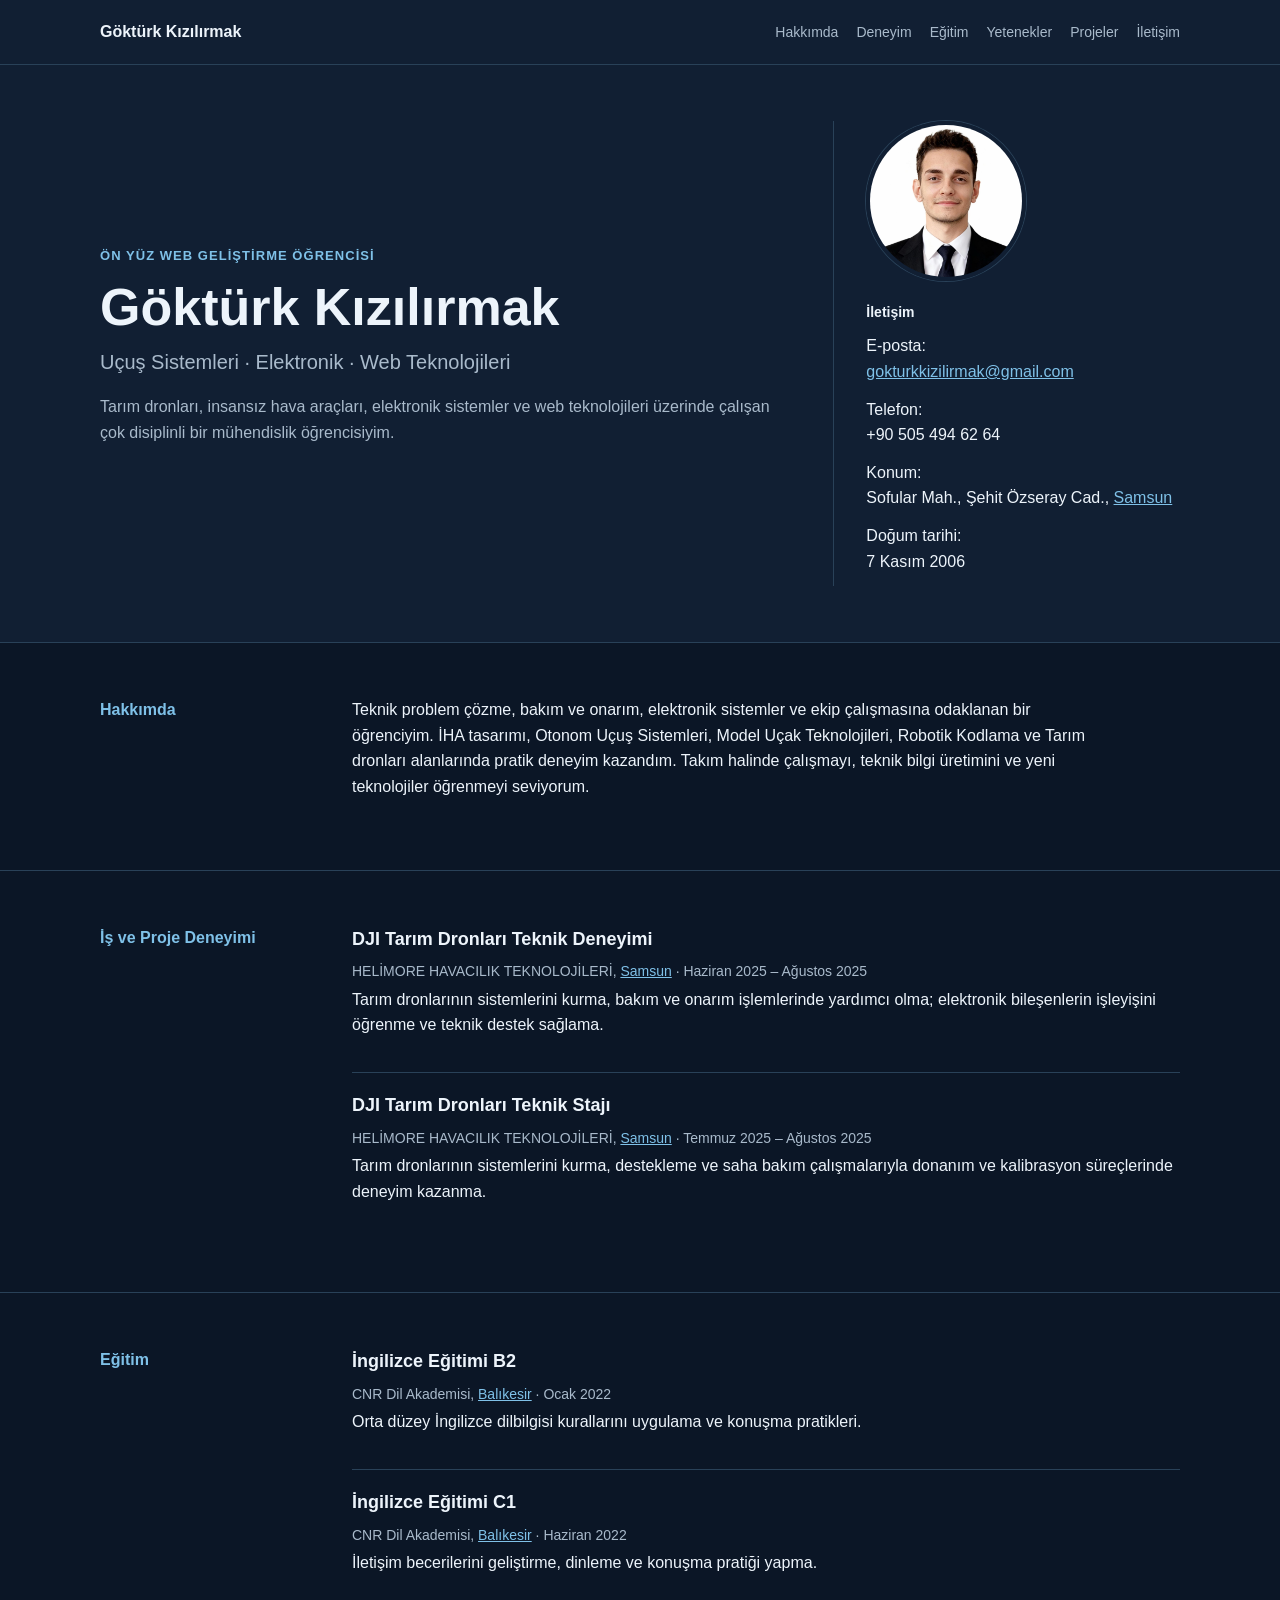
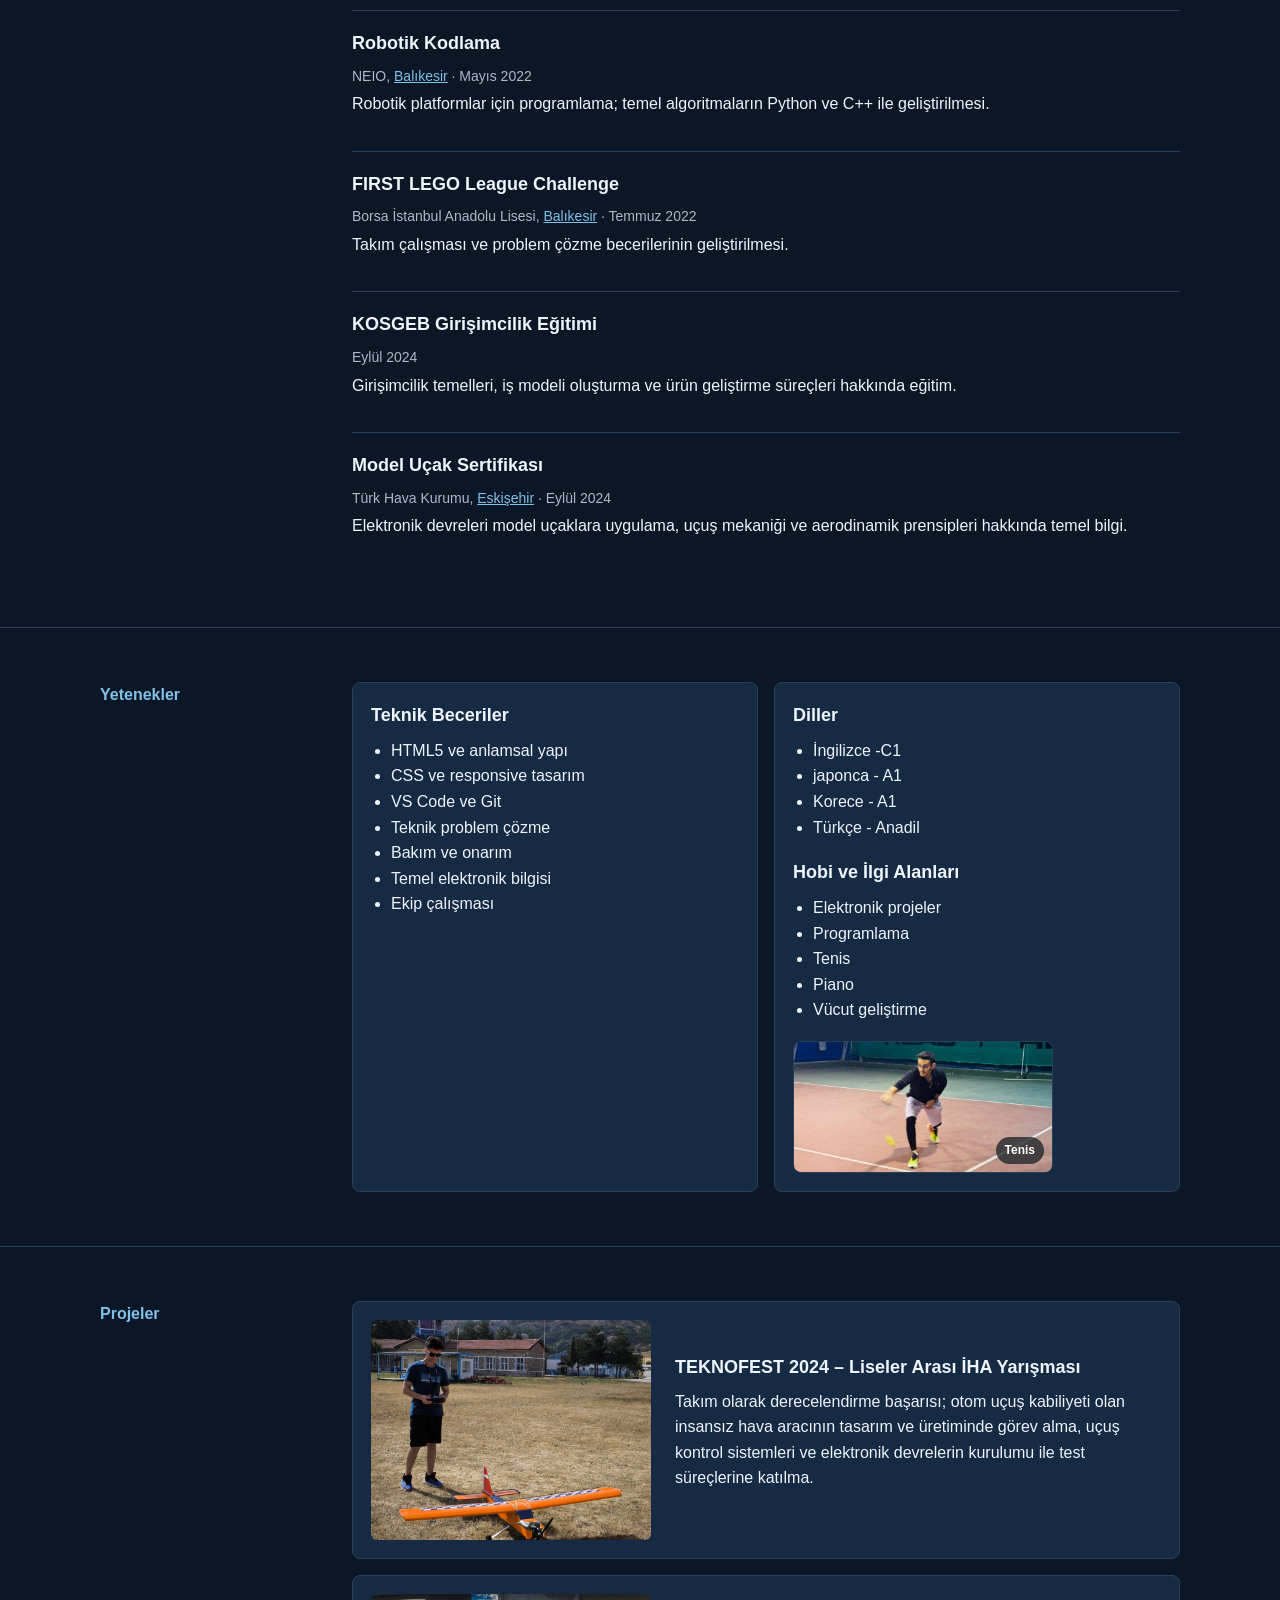
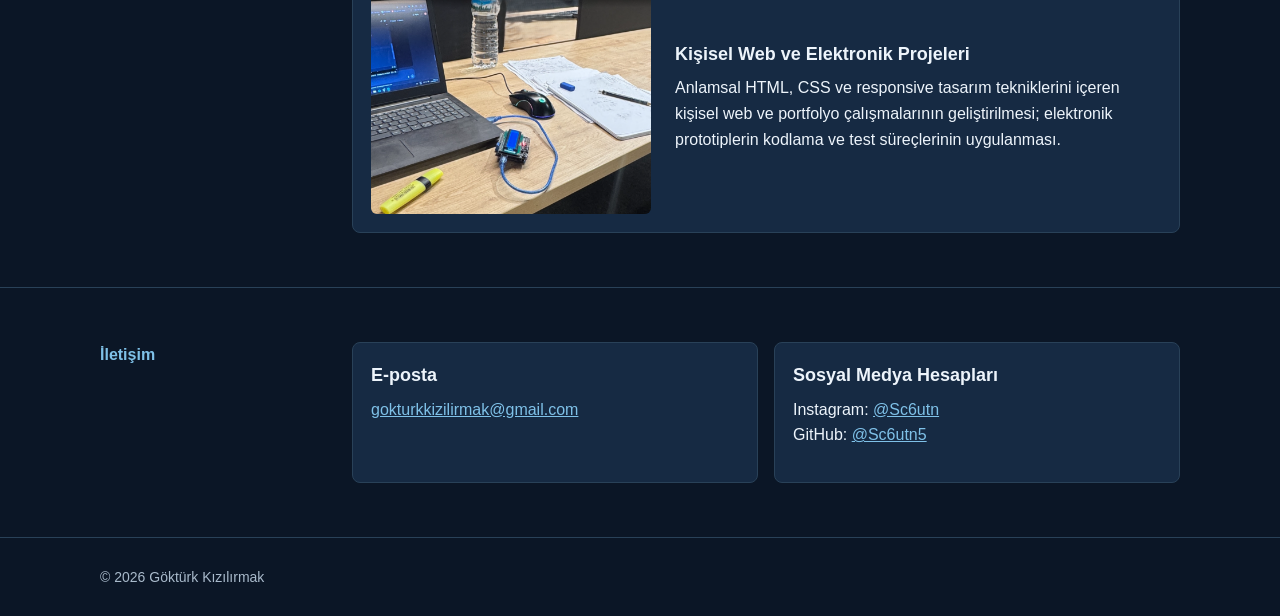
<file: index.html>
<!doctype html>
<html lang="tr">
<head>
 <meta charset="utf-8">
 <meta name="viewport" content="width=device-width,initial-scale=1">
 <meta name="description" content="Göktürk Kızılırmak kişisel CV ve portfolyo sayfası">
 <link rel="icon" type="image/jpeg" href="favicon.png">
 <link rel="stylesheet" href="css/style.css">
 <title>Göktürk Kızılırmak | CV</title>
</head>
<body>
 <header>
  <nav class="topbar" aria-label="Ana menü">
   <div class="nav wrap">
    <a class="brand" href="#top">Göktürk Kızılırmak</a>
    <div class="nav-links">
     <a href="#about">Hakkımda</a>
     <a href="#experience">Deneyim</a>
     <a href="#education">Eğitim</a>
     <a href="#skills">Yetenekler</a>
     <a href="#projects">Projeler</a>
     <a href="#contact">İletişim</a>
    </div>
   </div>
  </nav>
 </header>
 <main id="top">
   <section class="hero" aria-labelledby="page-name">
   <div class="hero-inner wrap">
    <div>
     <p class="eyebrow">Ön Yüz Web Geliştirme Öğrencisi</p>
     <h1 id="page-name">Göktürk Kızılırmak</h1>
     <p class="role">Uçuş Sistemleri · Elektronik · Web Teknolojileri</p>
     <p class="summary">
      Tarım dronları, insansız hava araçları, elektronik sistemler ve web teknolojileri üzerinde çalışan çok disiplinli bir mühendislik öğrencisiyim.
     </p>
    </div>
    <aside class="profile-box" aria-label="Kişisel bilgiler">
     <img class="profile-photo" src="profile%20pp.jpeg" alt="Göktürk Kızılırmak profil fotoğrafı">
     <strong>İletişim</strong>
     <p>E-posta:<br><a href="mailto:gokturkkizilirmak@gmail.com">gokturkkizilirmak@gmail.com</a></p>
     <p>Telefon:<br>+90 505 494 62 64</p>
     <p>Konum:<br>Sofular Mah., Şehit Özseray Cad., <a href="https://tr.wikipedia.org/wiki/Samsun" target="_blank" rel="noopener noreferrer">Samsun</a></p>
     <p>Doğum tarihi:<br>7 Kasım 2006</p>
    </aside>
   </div>
  </section>

  <section class="content-section" id="about">
   <div class="section-grid wrap">
    <div class="section-label">Hakkımda</div>
    <div class="bio-text">
     <p>Teknik problem çözme, bakım ve onarım, elektronik sistemler ve ekip çalışmasına odaklanan bir öğrenciyim. İHA tasarımı, Otonom Uçuş Sistemleri, Model Uçak Teknolojileri, Robotik Kodlama ve Tarım dronları alanlarında pratik deneyim kazandım. Takım halinde çalışmayı, teknik bilgi üretimini ve yeni teknolojiler öğrenmeyi seviyorum.</p>
    </div>
   </div>
  </section>

  <section class="content-section" id="experience">
   <div class="section-grid wrap">
    <div class="section-label">İş ve Proje Deneyimi</div>
    <div>
     <article class="item">
      <h3>DJI Tarım Dronları Teknik Deneyimi</h3>
      <p class="item-meta">HELİMORE HAVACILIK TEKNOLOJİLERİ, <a href="https://tr.wikipedia.org/wiki/Samsun" target="_blank" rel="noopener noreferrer">Samsun</a> · Haziran 2025 – Ağustos 2025</p>
      <p>Tarım dronlarının sistemlerini kurma, bakım ve onarım işlemlerinde yardımcı olma; elektronik bileşenlerin işleyişini öğrenme ve teknik destek sağlama.</p>
     </article>
     <article class="item">
      <h3>DJI Tarım Dronları Teknik Stajı</h3>
      <p class="item-meta">HELİMORE HAVACILIK TEKNOLOJİLERİ, <a href="https://tr.wikipedia.org/wiki/Samsun" target="_blank" rel="noopener noreferrer">Samsun</a> · Temmuz 2025 – Ağustos 2025</p>
      <p>Tarım dronlarının sistemlerini kurma, destekleme ve saha bakım çalışmalarıyla donanım ve kalibrasyon süreçlerinde deneyim kazanma.</p>
     </article>
    </div>
   </div>
  </section>

  <section class="content-section" id="education">
   <div class="section-grid wrap">
    <div class="section-label">Eğitim</div>
    <div>
     <article class="item">
      <h3>İngilizce Eğitimi B2</h3>
      <p class="item-meta">CNR Dil Akademisi, <a href="https://tr.wikipedia.org/wiki/Bal%C4%B1kesir" target="_blank" rel="noopener noreferrer">Balıkesir</a> · Ocak 2022</p>
      <p>Orta düzey İngilizce dilbilgisi kurallarını uygulama ve konuşma pratikleri.</p>
     </article>
     <article class="item">
      <h3>İngilizce Eğitimi C1</h3>
      <p class="item-meta">CNR Dil Akademisi, <a href="https://tr.wikipedia.org/wiki/Bal%C4%B1kesir" target="_blank" rel="noopener noreferrer">Balıkesir</a> · Haziran 2022</p>
      <p>İletişim becerilerini geliştirme, dinleme ve konuşma pratiği yapma.</p>
     </article>
     <article class="item">
      <h3>Robotik Kodlama</h3>
      <p class="item-meta">NEIO, <a href="https://tr.wikipedia.org/wiki/Bal%C4%B1kesir" target="_blank" rel="noopener noreferrer">Balıkesir</a> · Mayıs 2022</p>
      <p>Robotik platformlar için programlama; temel algoritmaların Python ve C++ ile geliştirilmesi.</p>
     </article>
     <article class="item">
      <h3>FIRST LEGO League Challenge</h3>
      <p class="item-meta">Borsa İstanbul Anadolu Lisesi, <a href="https://tr.wikipedia.org/wiki/Bal%C4%B1kesir" target="_blank" rel="noopener noreferrer">Balıkesir</a> · Temmuz 2022</p>
      <p>Takım çalışması ve problem çözme becerilerinin geliştirilmesi.</p>
     </article>
     <article class="item">
      <h3>KOSGEB Girişimcilik Eğitimi</h3>
      <p class="item-meta">Eylül 2024</p>
      <p>Girişimcilik temelleri, iş modeli oluşturma ve ürün geliştirme süreçleri hakkında eğitim.</p>
     </article>
     <article class="item">
      <h3>Model Uçak Sertifikası</h3>
      <p class="item-meta">Türk Hava Kurumu, <a href="https://tr.wikipedia.org/wiki/Eski%C5%9Fehir" target="_blank" rel="noopener noreferrer">Eskişehir</a> · Eylül 2024</p>
      <p>Elektronik devreleri model uçaklara uygulama, uçuş mekaniği ve aerodinamik prensipleri hakkında temel bilgi.</p>
     </article>
    </div>
   </div>
  </section>

  <section class="content-section" id="skills">
   <div class="section-grid wrap">
    <div class="section-label">Yetenekler</div>
    <div class="skill-grid">
     <article class="box">
      <h3>Teknik Beceriler</h3>
      <ul>
       <li>HTML5 ve anlamsal yapı</li>
       <li>CSS ve responsive tasarım</li>

       <li>VS Code ve Git</li>
       <li>Teknik problem çözme</li>
       <li>Bakım ve onarım</li>
       <li>Temel elektronik bilgisi</li>
       <li>Ekip çalışması</li>
      </ul>
     </article>
     <article class="box">
      <h3>Diller</h3>
      <ul>
       <li>İngilizce -C1</li>
        <li>japonca - A1</li>
        <li>Korece - A1</li>
        <li>Türkçe - Anadil</li>
      </ul>
      <h3 class="box-subtitle">Hobi ve İlgi Alanları</h3>
      <ul>
       <li>Elektronik projeler</li>
       <li>Programlama</li>
       <li>Tenis</li>
       <li>Piano</li>
       <li>Vücut geliştirme</li>
      </ul>
      <div class="mini-slider" aria-label="Tenis ve elektronik/yazılım hobi fotoğrafı slaytı">
       <div class="mini-slider-track">
        <figure class="mini-slide">
         <img src="hobby-tennis.jpeg" alt="Göktürk tenis oynarken">
         <figcaption>Tenis</figcaption>
        </figure>
        <figure class="mini-slide">
         <img src="hobby-electronics-concept.png" alt="Elektronik ve havacılık çalışma ortamı">
         <figcaption>Elektronik &amp; Havacılık</figcaption>
        </figure>
       </div>
      </div>
     </article>
    </div>
   </div>
  </section>

  <section class="content-section" id="projects">
   <div class="section-grid wrap">
    <div class="section-label">Projeler</div>
    <div class="project-grid">
     <article class="box project-with-photo">
      <img class="project-photo" src="IMG_20240703_093356.jpg" alt="TEKNOFEST 2024 İHA projesinde uçuş hazırlığı">
      <div>
      <h3>TEKNOFEST 2024 – Liseler Arası İHA Yarışması</h3>
      <p>Takım olarak derecelendirme başarısı; otom uçuş kabiliyeti olan insansız hava aracının tasarım ve üretiminde görev alma, uçuş kontrol sistemleri ve elektronik devrelerin kurulumu ile test süreçlerine katılma.</p>
      </div>
     </article>
     <article class="box project-with-photo">
      <img class="project-photo" src="project-electronics.png" alt="Kişisel elektronik proje çalışması">
      <div>
       <h3>Kişisel Web ve Elektronik Projeleri</h3>
       <p>Anlamsal HTML, CSS ve responsive tasarım tekniklerini içeren kişisel web ve portfolyo çalışmalarının geliştirilmesi; elektronik prototiplerin kodlama ve test süreçlerinin uygulanması.</p>
      </div>
     </article>
    </div>
   </div>
  </section>

  <section class="content-section" id="contact">
   <div class="section-grid wrap">
    <div class="section-label">İletişim</div>
    <div class="info-grid">
     <div class="box">
      <h3>E-posta</h3>
      <a href="mailto:gokturkkizilirmak@gmail.com">gokturkkizilirmak@gmail.com</a>
     </div>
     <div class="box">
      <h3>Sosyal Medya Hesapları</h3>
       <p class="contact-address">Instagram:
        <a href="https://www.instagram.com/Sc6utn/" target="_blank" rel="noopener noreferrer">@Sc6utn</a>
       </p>
        <p>GitHub:
         <a href="https://github.com/Sc6utn5" target="_blank" rel="noopener noreferrer">@Sc6utn5</a>
        </p>
     </div>
    </div>
   </div>
  </section>
 </main>

 <footer>
   <div class="footer-inner wrap">
   <span>© 2026 Göktürk Kızılırmak</span>
  </div>
 </footer>
</body>
</html>
</file>
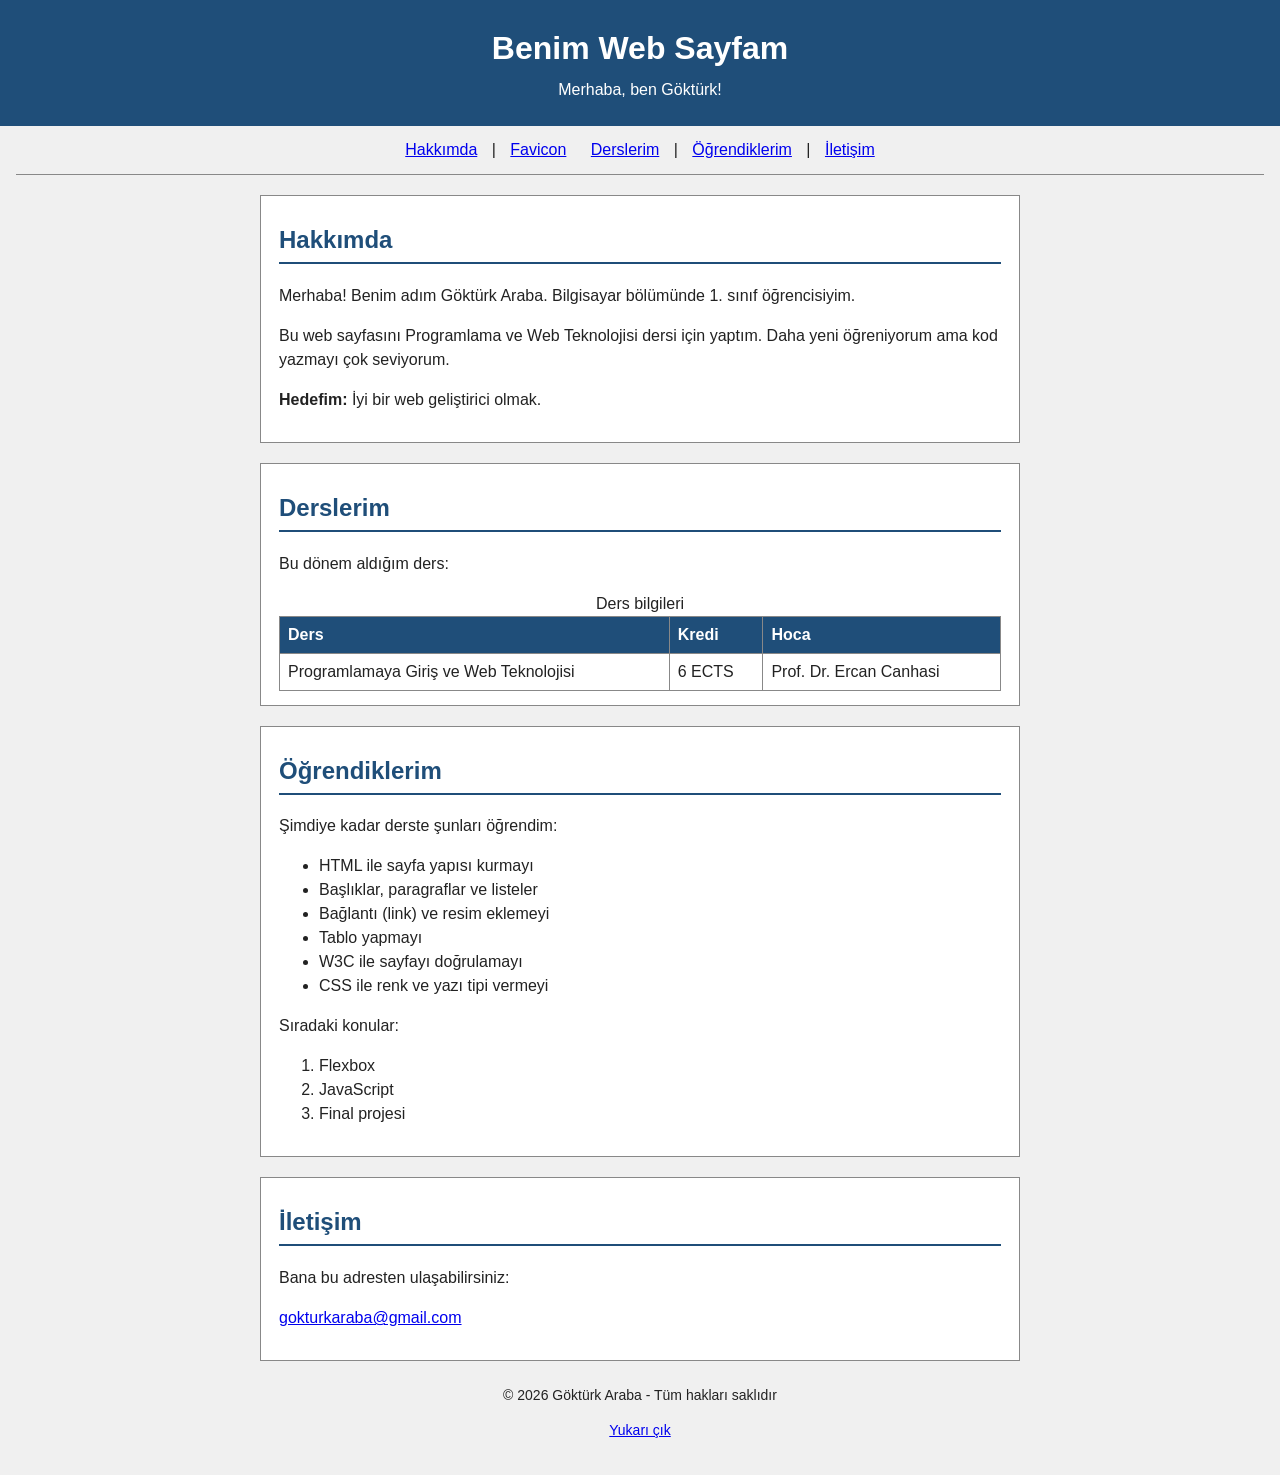
<file: Benim Web Sayfam.html>
<!doctype html><html><head><meta charset=utf8><meta name=viewport content="width=device-width,initial-scale=1,viewport-fit=cover"><style>:root{color-scheme:light;box-sizing:border-box;padding-top:env(safe-area-inset-top,0px);padding-bottom:env(safe-area-inset-bottom,0px)}html{scroll-padding-top:env(safe-area-inset-top,0px)}body{margin:0;padding:0;font:14px -apple-system,BlinkMacSystemFont,sans-serif;background:#fff;color:#000}img{max-width:100%}[hidden]:not([hidden=until-found i]){display:none!important}</style></head><body>
<title>Benim Web Sayfam</title>
<meta name="claude:viewport-fit-sides" content="cover">
<style>
:root{--bg:#f0f0f0;--box:#ffffff;--ink:#222222;--head:#1f4e79;--link:#0000ee;--line:#888888}
@media (prefers-color-scheme:dark){:root:not([data-theme="light"]){--bg:#1d1f23;--box:#2a2d33;--ink:#eeeeee;--head:#8ab8e6;--link:#8ab4ff;--line:#777777;color-scheme:dark}}
:root[data-theme="dark"]{--bg:#1d1f23;--box:#2a2d33;--ink:#eeeeee;--head:#8ab8e6;--link:#8ab4ff;--line:#777777;color-scheme:dark}
body{background:var(--bg);color:var(--ink);font-family:Arial,Helvetica,sans-serif;font-size:16px;line-height:1.5;margin:0;padding-left:max(16px,env(safe-area-inset-left,0px));padding-right:max(16px,env(safe-area-inset-right,0px));padding-bottom:20px}
a{color:var(--link)}
header{background:var(--head);color:#ffffff;text-align:center;padding:24px 10px;margin:0 calc(-1*max(16px,env(safe-area-inset-left,0px)))}
header h1{margin:0;font-size:32px}
header p{margin:6px 0 0}
nav{text-align:center;padding:12px 0;border-bottom:1px solid var(--line)}
nav a{margin:0 10px}
main{max-width:760px;margin:0 auto}
section{background:var(--box);border:1px solid var(--line);padding:6px 18px 14px;margin-top:20px}
h2{color:var(--head);border-bottom:2px solid var(--head);padding-bottom:4px}
table{border-collapse:collapse;width:100%}
th,td{border:1px solid var(--line);padding:6px 8px;text-align:left}
th{background:var(--head);color:#ffffff}
.tw{overflow-x:auto}
img{display:block;margin:10px auto;border:1px solid var(--line)}
footer{text-align:center;margin-top:24px;font-size:14px}
*{cursor:url("[data-uri]") 0 0,auto}
</style>

<header id="top">
 <h1>Benim Web Sayfam</h1>
 <p>Merhaba, ben Göktürk!</p>
</header>

<nav>
 <a href="#hakkimda">Hakkımda</a> |
<a href="favicon.jpg" target="_blank" rel="noopener noreferrer">Favicon</a> <a href="#derslerim">Derslerim</a> |
 <a href="#ogrendiklerim">Öğrendiklerim</a> |
 <a href="#iletisim">İletişim</a>
</nav>

<main>
 <section id="hakkimda">
  <h2>Hakkımda</h2>
  <p>Merhaba! Benim adım Göktürk Araba. Bilgisayar bölümünde 1. sınıf öğrencisiyim.</p>
  <p>Bu web sayfasını Programlama ve Web Teknolojisi dersi için yaptım. Daha yeni öğreniyorum ama kod yazmayı çok seviyorum.</p>
  <p><b>Hedefim:</b> İyi bir web geliştirici olmak.</p>
 </section>

 <section id="derslerim">
  <h2>Derslerim</h2>
  <p>Bu dönem aldığım ders:</p>
  <div class="tw">
  <table>
   <caption>Ders bilgileri</caption>
   <tr><th>Ders</th><th>Kredi</th><th>Hoca</th></tr>
   <tr><td>Programlamaya Giriş ve Web Teknolojisi</td><td>6 ECTS</td><td>Prof. Dr. Ercan Canhasi</td></tr>
  </table>
  </div>
 </section>

 <section id="ogrendiklerim">
  <h2>Öğrendiklerim</h2>
  <p>Şimdiye kadar derste şunları öğrendim:</p>
  <ul>
   <li>HTML ile sayfa yapısı kurmayı</li>
   <li>Başlıklar, paragraflar ve listeler</li>
   <li>Bağlantı (link) ve resim eklemeyi</li>
   <li>Tablo yapmayı</li>
   <li>W3C ile sayfayı doğrulamayı</li>
   <li>CSS ile renk ve yazı tipi vermeyi</li>
  </ul>
  <p>Sıradaki konular:</p>
  <ol>
   <li>Flexbox</li>
   <li>JavaScript</li>
   <li>Final projesi</li>
  </ol>
 </section>

 <section id="iletisim">
  <h2>İletişim</h2>
  <p>Bana bu adresten ulaşabilirsiniz:</p>
  <p><a href="mailto:gokturkaraba@gmail.com">gokturkaraba@gmail.com</a></p>
 </section>
</main>

<footer>
 <p>© 2026 Göktürk Araba - Tüm hakları saklıdır</p>
 <p><a href="#top">Yukarı çık</a></p>
</footer>

</body></html>
</file>
<file: css/style.css>
:root {
  --background: #0b1626;
  --surface: #111f33;
  --surface-soft: #162a43;
  --text: #edf4fb;
  --muted: #a9bacb;
  --line: #294158;
  --accent: #7fc1e8;
  --accent-light: #183b56;
  --focus: #9fd1ef;
}

* {
  box-sizing: border-box;
}

html {
  scroll-behavior: smooth;
  scroll-padding-top: 82px;
}

body {
  margin: 0;
  color: var(--text);
  background: var(--background);
  cursor: url("../cursor.png.png") 0 0, auto;
  font-family: Arial, Helvetica, sans-serif;
  font-size: 16px;
  line-height: 1.6;
}

a {
  color: var(--accent);
}

a,
button,
input,
textarea,
select {
  cursor: url("../cursor.png.png") 0 0, auto;
}

a:focus-visible,
button:focus-visible {
  outline: 3px solid var(--focus);
  outline-offset: 3px;
}

h1,
h2,
h3,
p {
  margin-top: 0;
}

h1 {
  margin-bottom: 10px;
  font-size: clamp(32px, 6vw, 52px);
  line-height: 1.1;
}

h2 {
  margin-bottom: 18px;
  font-size: 26px;
}

h3 {
  margin-bottom: 7px;
  font-size: 18px;
}

ul {
  margin: 8px 0 0;
  padding-left: 20px;
}

.wrap {
  width: min(1080px, calc(100% - 32px));
  margin-inline: auto;
}

.topbar {
  position: sticky;
  top: 0;
  z-index: 10;
  border-bottom: 1px solid var(--line);
  background: var(--surface);
}

.nav {
  min-height: 64px;
  display: flex;
  align-items: center;
  justify-content: space-between;
  gap: 20px;
}

.brand {
  color: var(--text);
  font-weight: 700;
  text-decoration: none;
}

.nav-links {
  display: flex;
  flex-wrap: wrap;
  gap: 18px;
}

.nav-links a {
  color: var(--muted);
  font-size: 14px;
  text-decoration: none;
}

.nav-links a:hover {
  color: var(--accent);
  text-decoration: underline;
}

.hero {
  border-bottom: 1px solid var(--line);
  background: var(--surface);
}

.hero-inner {
  min-height: 320px;
  display: grid;
  grid-template-columns: 2fr 1fr;
  align-items: center;
  gap: 40px;
  padding-block: 56px;
}

.eyebrow {
  margin-bottom: 12px;
  color: var(--accent);
  font-size: 13px;
  font-weight: 700;
  letter-spacing: 0.08em;
  text-transform: uppercase;
}

.role {
  margin-bottom: 16px;
  color: var(--muted);
  font-size: 20px;
}

.summary {
  max-width: 680px;
  color: var(--muted);
}

.profile-box {
  padding-left: 32px;
  border-left: 1px solid var(--line);
}

.profile-photo {
  width: 160px;
  height: 160px;
  display: block;
  margin-bottom: 20px;
  border: 4px solid var(--surface);
  border-radius: 50%;
  object-fit: cover;
  object-position: center;
  box-shadow: 0 0 0 1px var(--line);
}

.profile-box strong {
  display: block;
  margin-bottom: 10px;
  font-size: 14px;
}

.profile-box p {
  margin-bottom: 12px;
}

.content-section {
  padding-block: 54px;
  border-bottom: 1px solid var(--line);
}

.section-grid {
  display: grid;
  grid-template-columns: 220px 1fr;
  gap: 32px;
}

.section-label {
  color: var(--accent);
  font-weight: 700;
}

.bio-text {
  max-width: 760px;
}

.item {
  padding: 18px 0;
  border-bottom: 1px solid var(--line);
}

.item:first-child {
  padding-top: 0;
}

.item:last-child {
  border-bottom: 0;
}

.item-meta {
  margin-bottom: 4px;
  color: var(--muted);
  font-size: 14px;
}

.skill-grid,
.project-grid,
.info-grid {
  display: grid;
  grid-template-columns: repeat(2, minmax(0, 1fr));
  gap: 16px;
}

.box {
  padding: 18px;
  border: 1px solid var(--line);
  border-radius: 8px;
  background: var(--surface-soft);
}

.project-with-photo {
  grid-column: 1 / -1;
  display: grid;
  grid-template-columns: minmax(220px, 280px) 1fr;
  align-items: center;
  gap: 24px;
}

.project-photo {
  width: 100%;
  height: 220px;
  display: block;
  border-radius: 6px;
  object-fit: cover;
  object-position: center;
}

.box-subtitle {
  margin-top: 18px;
}

.mini-slider {
  width: min(100%, 260px);
  height: 132px;
  margin-top: 18px;
  overflow: hidden;
  border: 1px solid var(--line);
  border-radius: 8px;
  background: var(--surface);
}

.mini-slider-track {
  width: 200%;
  height: 100%;
  display: flex;
  animation: mini-slide 4s ease-in-out infinite;
}

.mini-slide {
  position: relative;
  width: 50%;
  height: 100%;
  margin: 0;
}

.mini-slide img {
  width: 100%;
  height: 100%;
  display: block;
  object-fit: cover;
}

.mini-slide figcaption {
  position: absolute;
  right: 8px;
  bottom: 8px;
  padding: 4px 9px;
  border-radius: 999px;
  color: #fff;
  background: rgba(32, 38, 43, 0.78);
  font-size: 12px;
  font-weight: 700;
}

@keyframes mini-slide {
  0%, 42% {
    transform: translateX(0);
  }
  50%, 92% {
    transform: translateX(-50%);
  }
  100% {
    transform: translateX(0);
  }
}

@media (prefers-reduced-motion: reduce) {
  .mini-slider-track {
    animation: none;
  }
}

.contact-address {
  margin-bottom: 0;
}

footer {
  padding-block: 28px;
  color: var(--muted);
  font-size: 14px;
}

.footer-inner {
  display: flex;
  justify-content: space-between;
  flex-wrap: wrap;
  gap: 16px;
}

@media (max-width: 760px) {
  .nav {
    align-items: flex-start;
    padding-block: 12px;
  }

  .nav-links {
    justify-content: flex-end;
    gap: 8px 14px;
  }

  .hero-inner {
    grid-template-columns: 1fr;
    padding-block: 40px;
  }

  .profile-box {
    padding-top: 20px;
    padding-left: 0;
    border-top: 1px solid var(--line);
    border-left: 0;
  }

  .section-grid {
    grid-template-columns: 1fr;
    gap: 14px;
  }

  .skill-grid,
  .project-grid,
  .info-grid {
    grid-template-columns: 1fr;
  }

  .project-with-photo {
    grid-template-columns: 1fr;
  }

  .project-photo {
    height: auto;
    max-height: 260px;
  }
}
</file>
